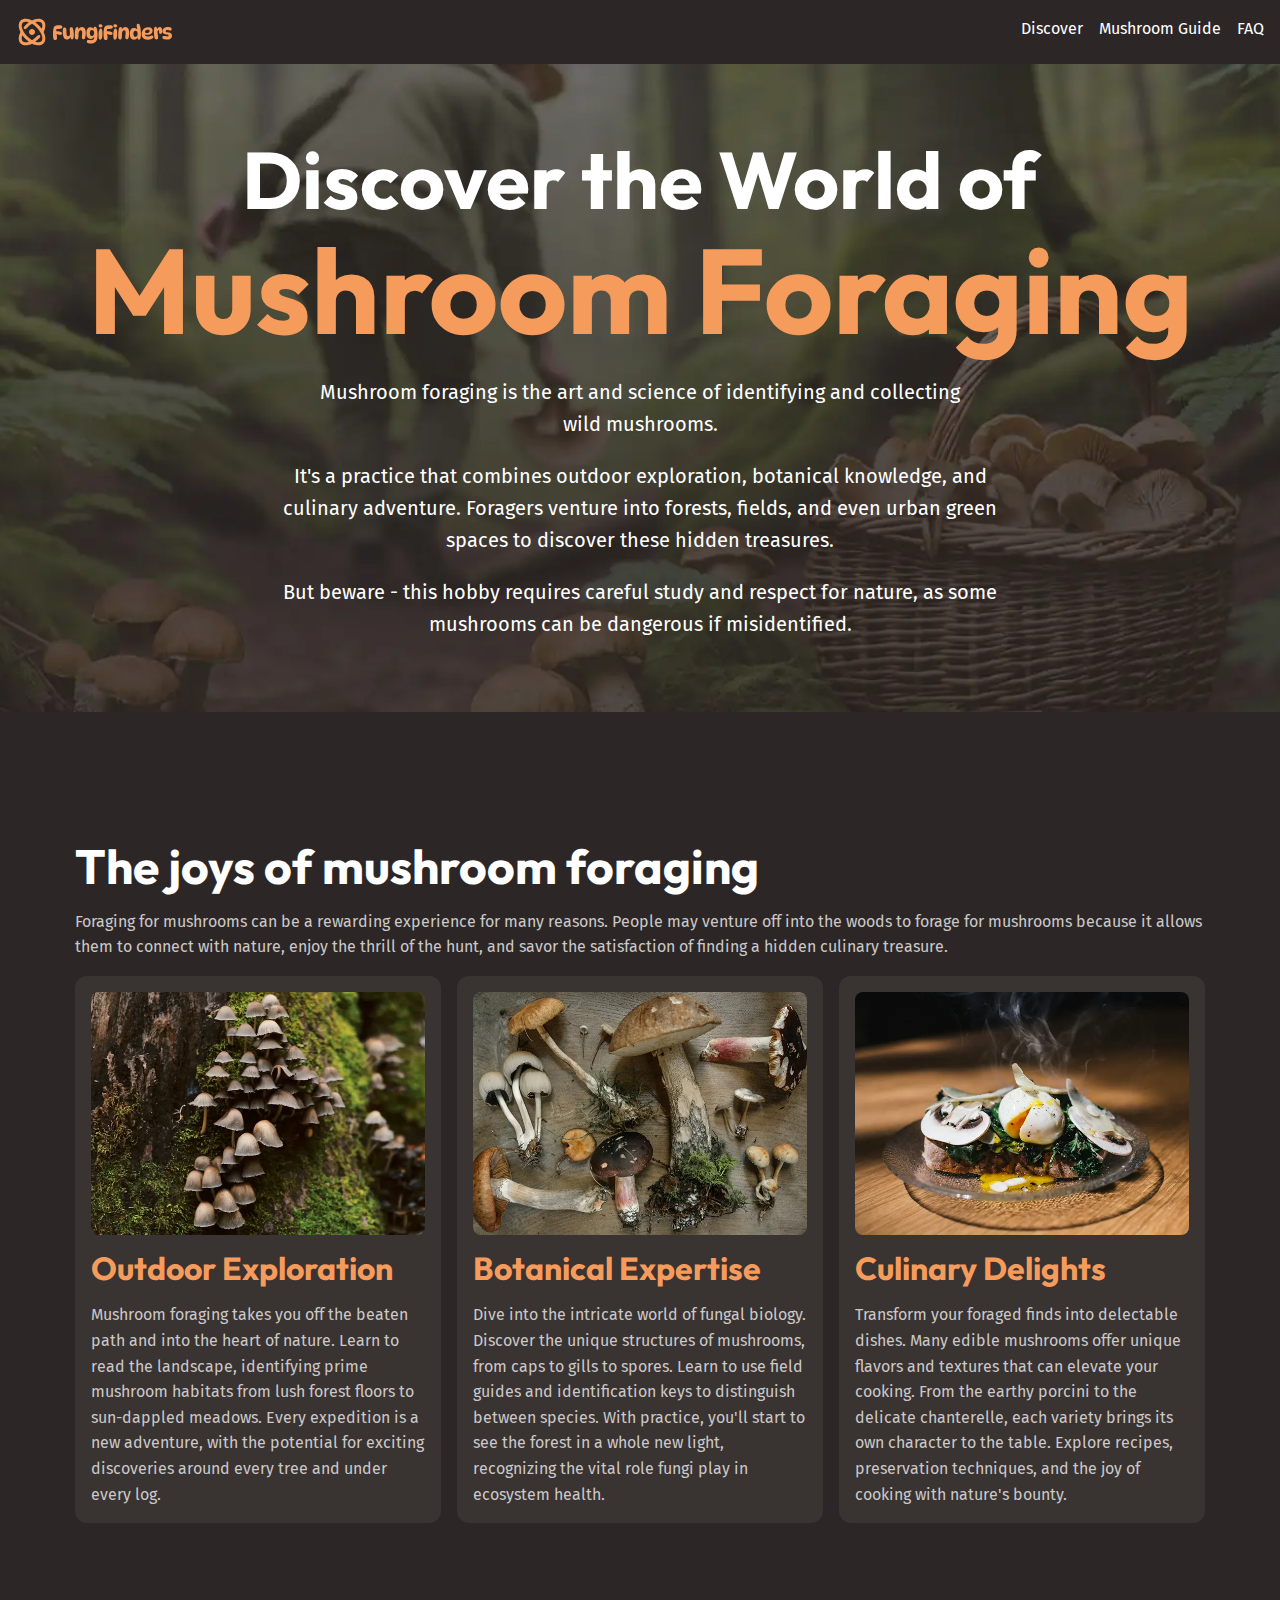
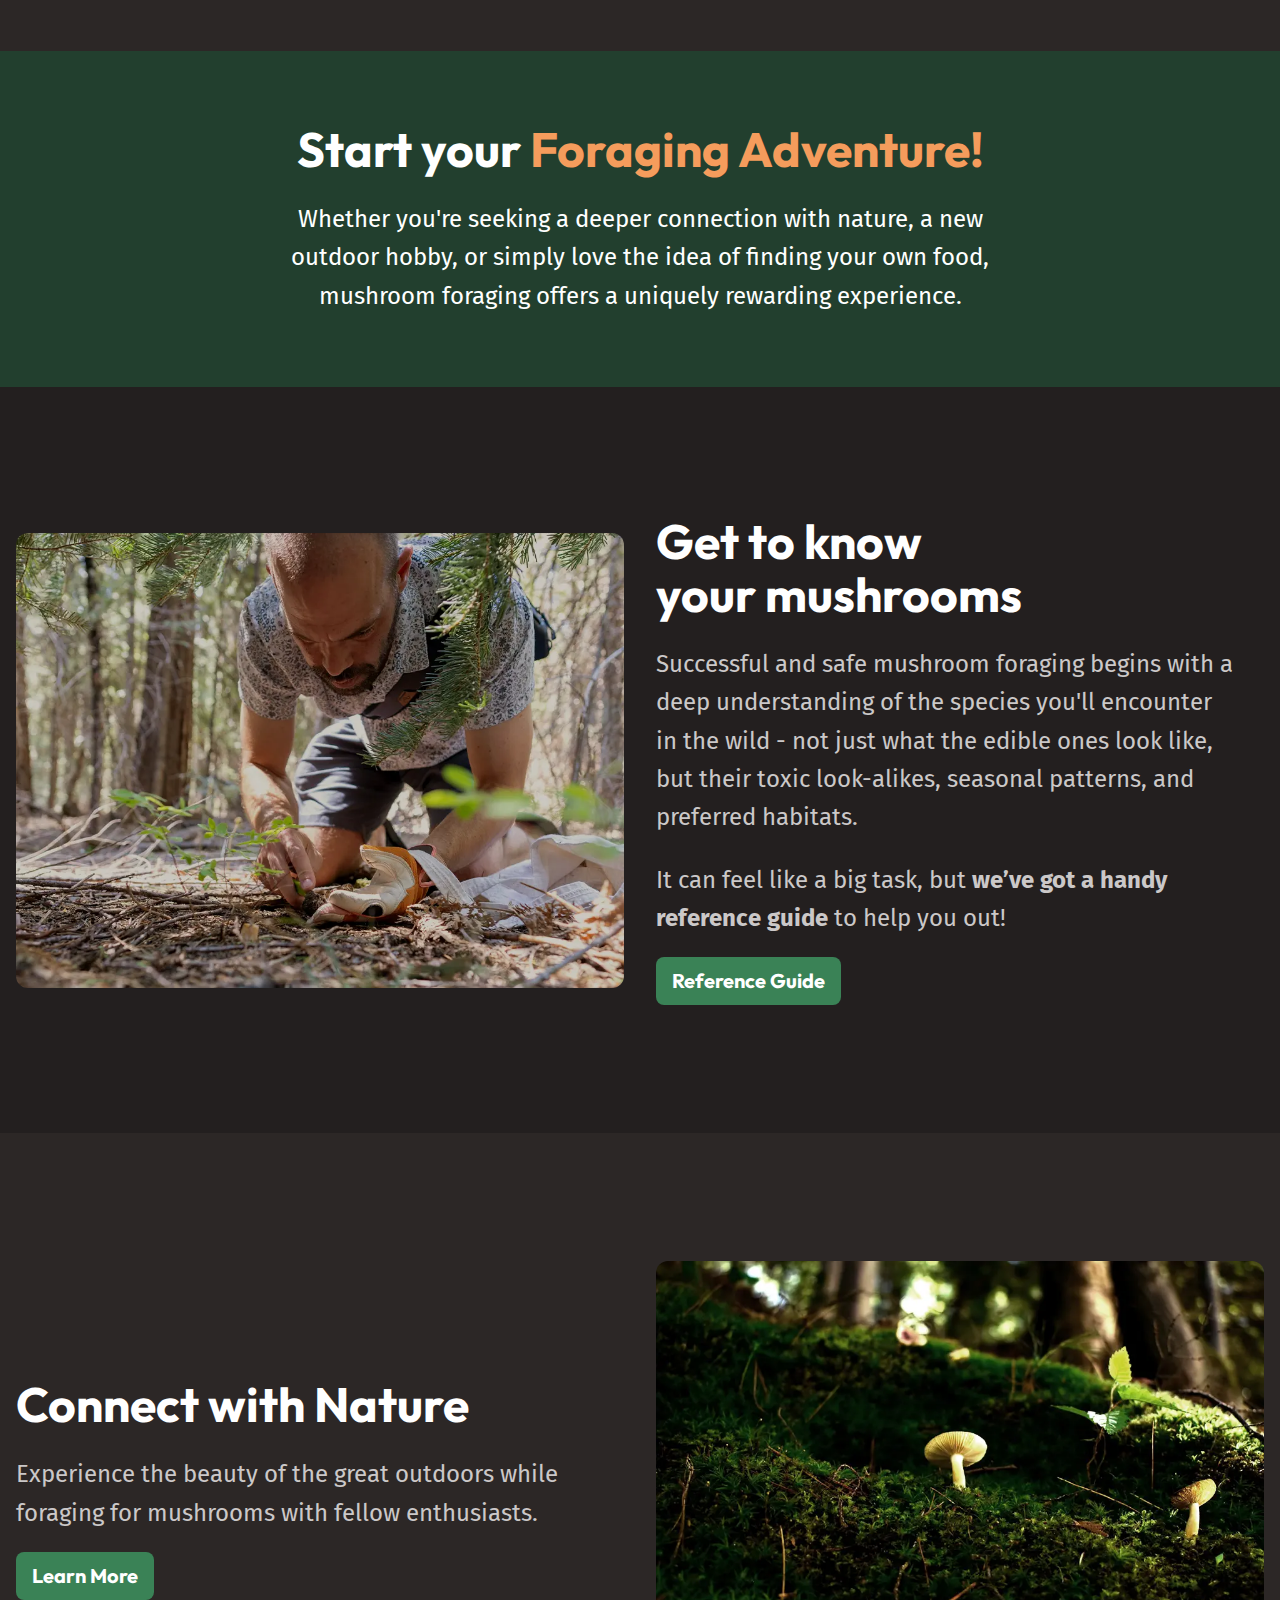
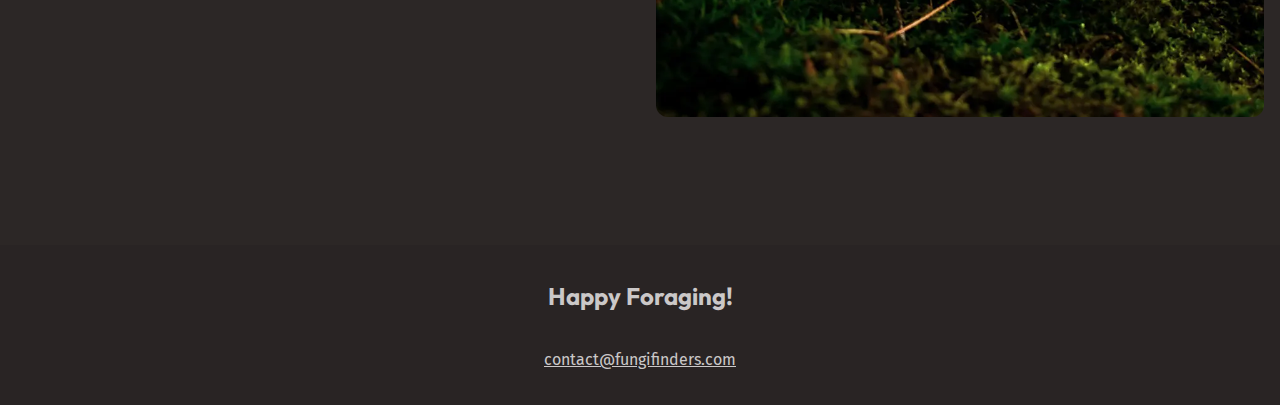
<file: index.html>
<!DOCTYPE html>
<html lang="en">

<head>
    <meta charset="UTF-8">
    <meta name="viewport" content="width=device-width, initial-scale=1.0">
    <title>Fungi Finders</title>
    <link rel="stylesheet" href="/style.css">
    <link rel="stylesheet" href="/fonts.css">
    <script src="/main.js" defer></script>
    <script src="/mushroom-filter.js" defer></script>
</head>

<body>
    <a class="skip-to-main" href="#main">Skip to main</a>
    <header class="site-header">
        <div class="wrapper" data-width="wide"> <!--site logo-->
            <div class="site-header--inner">
                <a href="/">
                    <img src="/assets/fungi-finders.svg" alt="Fungi finders" />
                </a>
                <button aria-controls="primary-nav" aria-expanded="false">
                    <span class="visually-hidden">Menu</span>
                    <img src="/assets/hamburger.svg" alt="">
                </button>
                <nav id="primary-nav" class="primary-navigation">
                    <ul role="list">
                        <li><a href="/">Discover</a></li>
                        <li><a href="/mushroom-guide.html">Mushroom Guide</a></li>
                        <li><a href="/mushroom-guide.html#faq">FAQ</a></li>
                    </ul>
                </nav>
            </div>
        </div>
    </header>

    <main id="main">
        <section class="section flow hero" data-padding="compact">
            <div class="wrapper">
                <h1 class="hero--title">Discover the World of <span>Mushroom Foraging</span>
                </h1>
            </div>
            <div class="wrapper" data-width="narrow">
                <div class="flow">
                    <p>
                        Mushroom foraging is the art and science of identifying and collecting wild mushrooms.
                    </p>

                    <p>
                        It's a practice that combines outdoor exploration, botanical knowledge, and culinary adventure.
                        Foragers
                        venture into forests, fields, and even urban green spaces to discover these hidden treasures.
                    </p>
                    <p>
                        But beware - this hobby requires careful study and respect for nature, as some mushrooms can be
                        dangerous if misidentified.
                    </p>
                </div>

            </div>
        </section>

        <section class="section card-animation">
            <div class="wrapper flow">
                <h2 class="section-title">The joys of mushroom foraging</h2>
                <p>Foraging for mushrooms can be a rewarding experience for many reasons. People may venture off
                    into
                    the
                    woods to forage for mushrooms because it allows them to connect with nature, enjoy the thrill of
                    the
                    hunt, and savor the satisfaction of finding a hidden culinary treasure.
                </p>
                <!--three columns-->
                <div class="equal-columns">
                    <div class="card grid-flow">
                        <img src="assets/outdoor-exploration.webp"
                            alt="small grouping of brown mushrooms growing on a mossy tree trunk" />
                        <h3 class="card--title">Outdoor Exploration</h3>
                        <p>Mushroom foraging takes you off the beaten path and into the heart of nature. Learn to read
                            the
                            landscape, identifying prime mushroom habitats from lush forest floors to sun-dappled
                            meadows.
                            Every expedition is a new adventure, with the potential for exciting discoveries around
                            every
                            tree and under every log.
                        </p>
                    </div>
                    <div class="card grid-flow">
                        <img src="assets/botanical-expertise.webp"
                            alt="display of ten wild various mushrooms laying next to eachother" />
                        <h3 class="card--title">Botanical Expertise</h3>
                        <p>Dive into the intricate world of fungal biology. Discover the unique structures of mushrooms,
                            from caps to gills to spores. Learn to use field guides and identification keys to
                            distinguish
                            between species. With practice, you'll start to see the forest in a whole new light,
                            recognizing
                            the vital role fungi play in ecosystem health.
                        </p>
                    </div>
                    <div class="card grid-flow">
                        <img src="assets/culinary-delight.webp" alt="cooked mushrooms presented on a clear glass plate">
                        <h3 class="card--title">Culinary Delights</h3>
                        <p>Transform your foraged finds into delectable dishes. Many edible mushrooms offer unique
                            flavors
                            and textures that can
                            elevate your cooking. From the earthy porcini to the delicate chanterelle, each variety
                            brings
                            its own character to the
                            table. Explore recipes, preservation techniques, and the joy of cooking with nature's
                            bounty.
                        </p>
                    </div>
                </div>
            </div>
        </section>

        <section class="section background-accent text-center" data-padding="compact">
            <div class="wrapper" data-width="narrow">
                <div class="flow font-size-lg text-high-contrast">
                    <h2 class="section-title">Start your <span class="text-brand">Foraging Adventure!</span></h2>
                    <p>Whether you're seeking a deeper connection with nature, a new outdoor hobby, or simply love the
                        idea
                        of
                        finding your own
                        food, mushroom foraging offers a uniquely rewarding experience.
                    </p>
                </div>
            </div>
        </section>

        <section class="background-extra-dark section">
            <!--two columns-->
            <div class="wrapper" data-width="wide">
                <div class="equal-columns" data-gap="large" data-alignment="centered">
                    <div class="reference-guide">
                        <img src="assets/get-to-know.webp"
                            alt="man harvesting mushrooms under plants on forest floor" />
                    </div>
                    <div>
                        <div class="flow font-size-lg">
                            <h2 class="section-title">Get to know your mushrooms</h2>
                            <p>Successful and safe mushroom foraging begins with a deep understanding of the species
                                you'll
                                encounter in the wild - not
                                just what the edible ones look like, but their toxic look-alikes, seasonal patterns, and
                                preferred habitats.</p>
                            <p>It can feel like a big task, but <strong>we’ve got a handy reference guide</strong> to
                                help
                                you out!
                            </p>
                            <a class="button" href="/mushroom-guide.html"><span class="visually-hidden">
                                    Learn more about wild mushrooms using our handy
                                </span>
                                Reference Guide
                            </a>
                        </div>
                    </div>
                </div>
            </div>
        </section>

        <!--two columns-->
        <section class="section">
            <div class="wrapper" data-width="wide">
                <div class="equal-columns" data-gap="large" data-alignment="centered">
                    <div class="connect flow font-size-lg">
                        <h2 class="section-title">Connect with Nature</h2>
                        <p>Experience the beauty of the great outdoors while foraging for mushrooms with fellow
                            enthusiasts.
                        </p>
                        <!--buttons are too short to describe in full the context. Utilities created for screen readers and assistive tech with visually-hidden class-->
                        <a class="button" href="#">
                            Learn More
                            <span class="visually-hidden">
                                about mushrooms with our helpful reference guide
                            </span>
                        </a>
                    </div>
                    <div>
                        <img src="assets/nature.webp" alt="white mushrooms growing from moss covered ground">
                    </div>
                </div>
            </div>
        </section>

    </main>

    <footer class="site-footer">
        <p class="site-footer--title">Happy Foraging!</p>
        <a href="mailto:contact@fungifinders.com">
            <text>contact@fungifinders.com</text>
        </a>
    </footer>
</body>

</html>
</file>
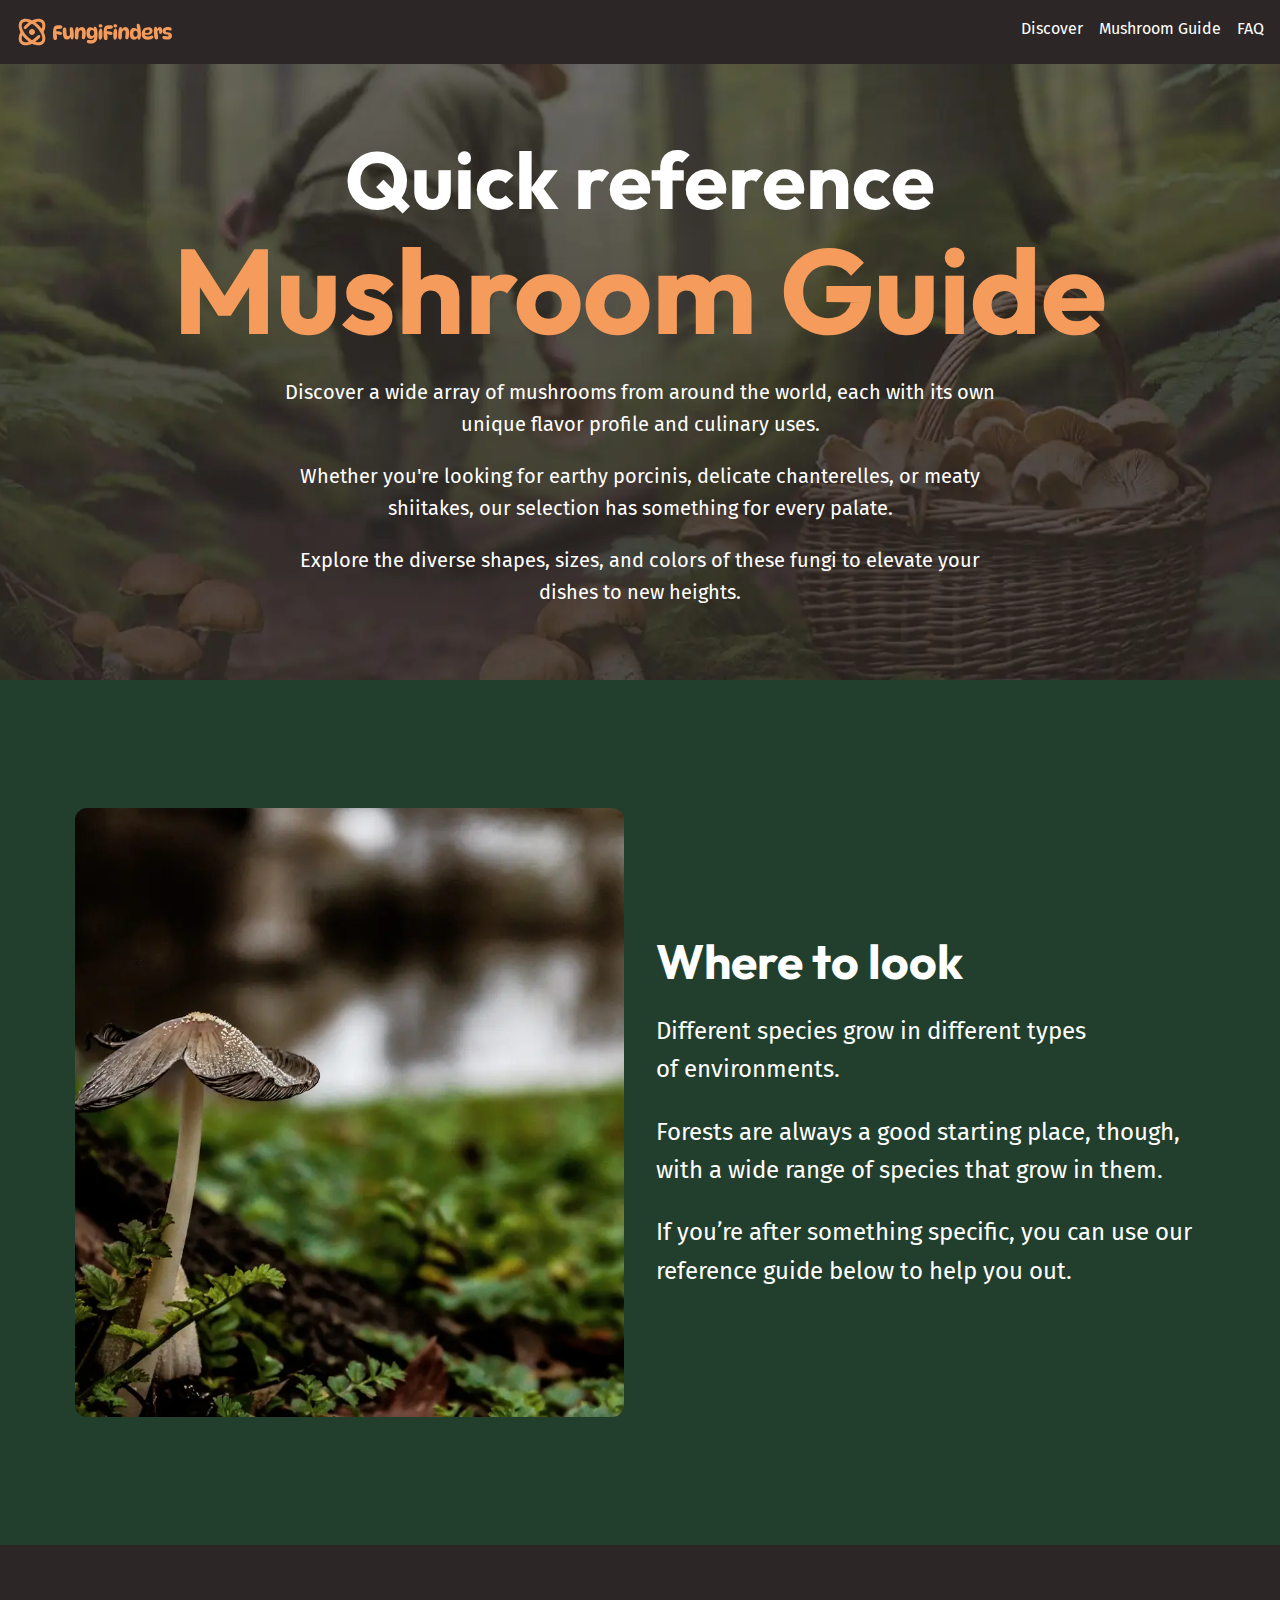
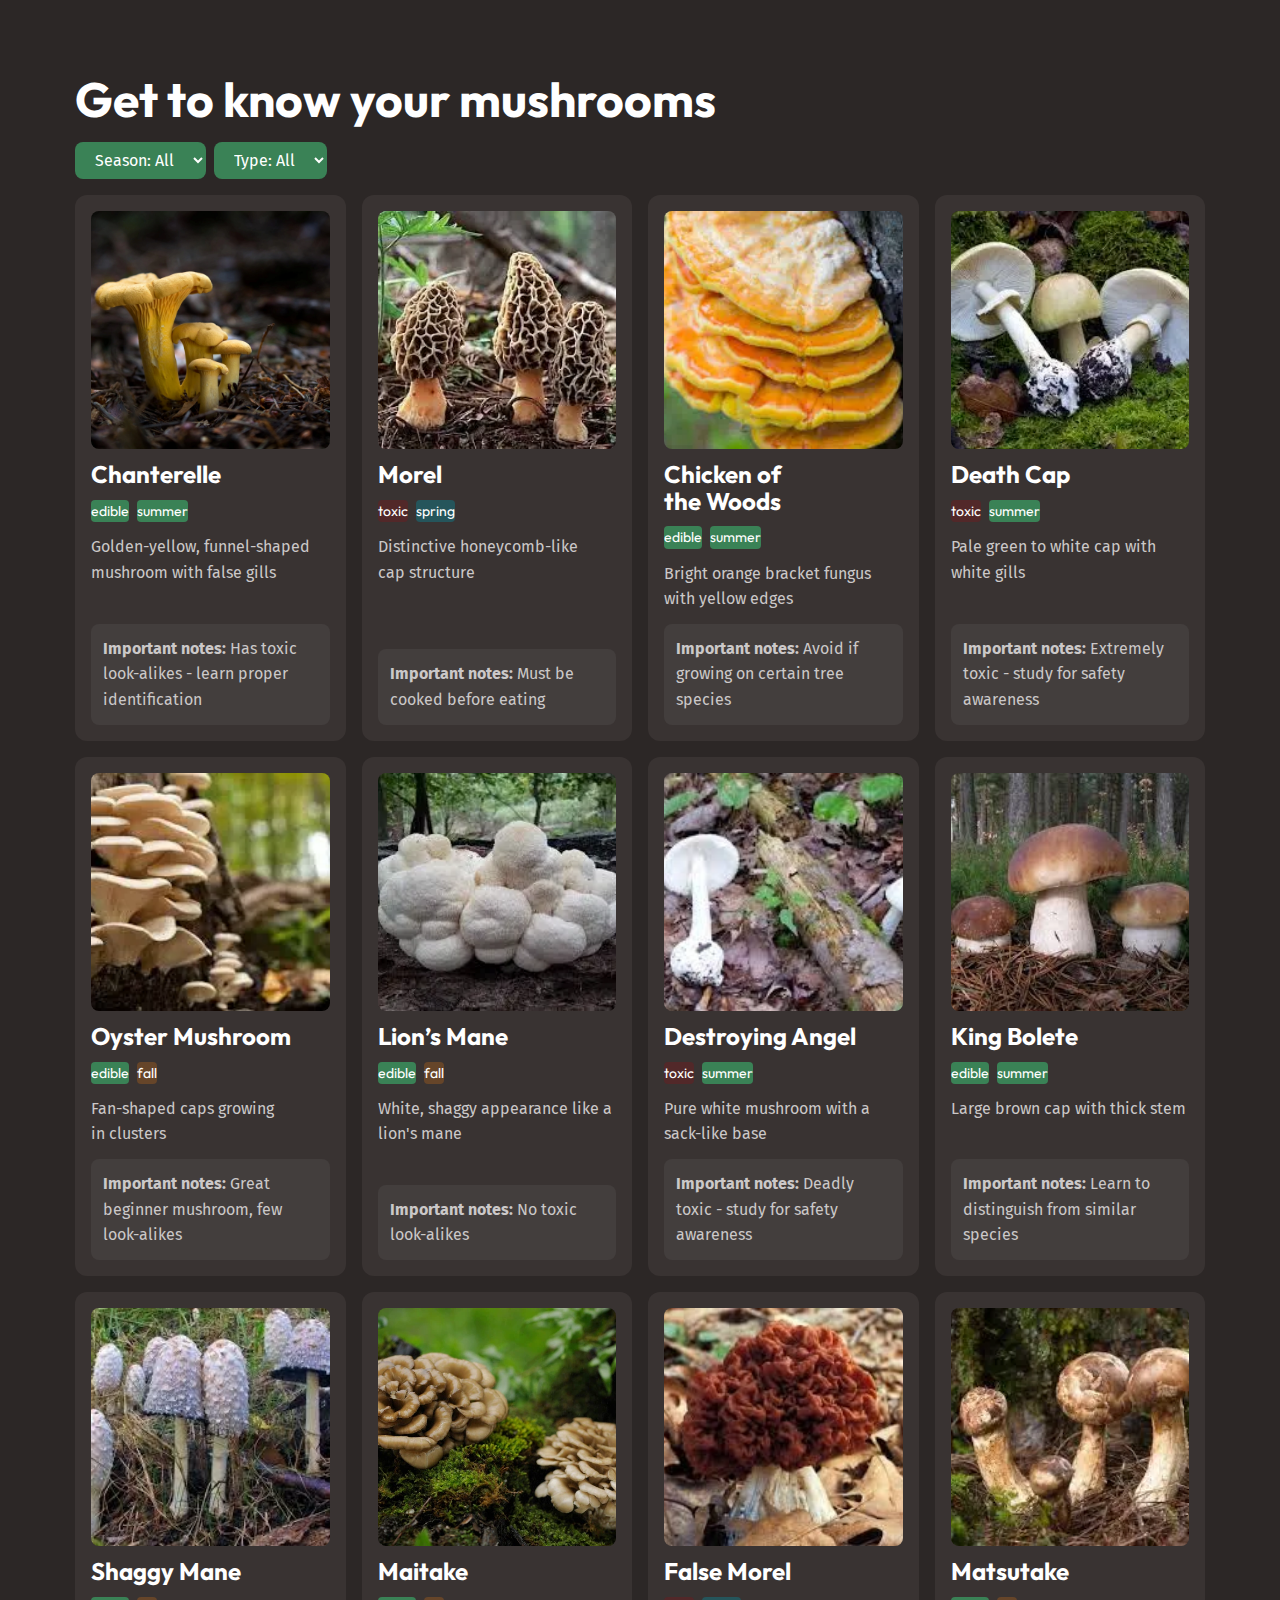
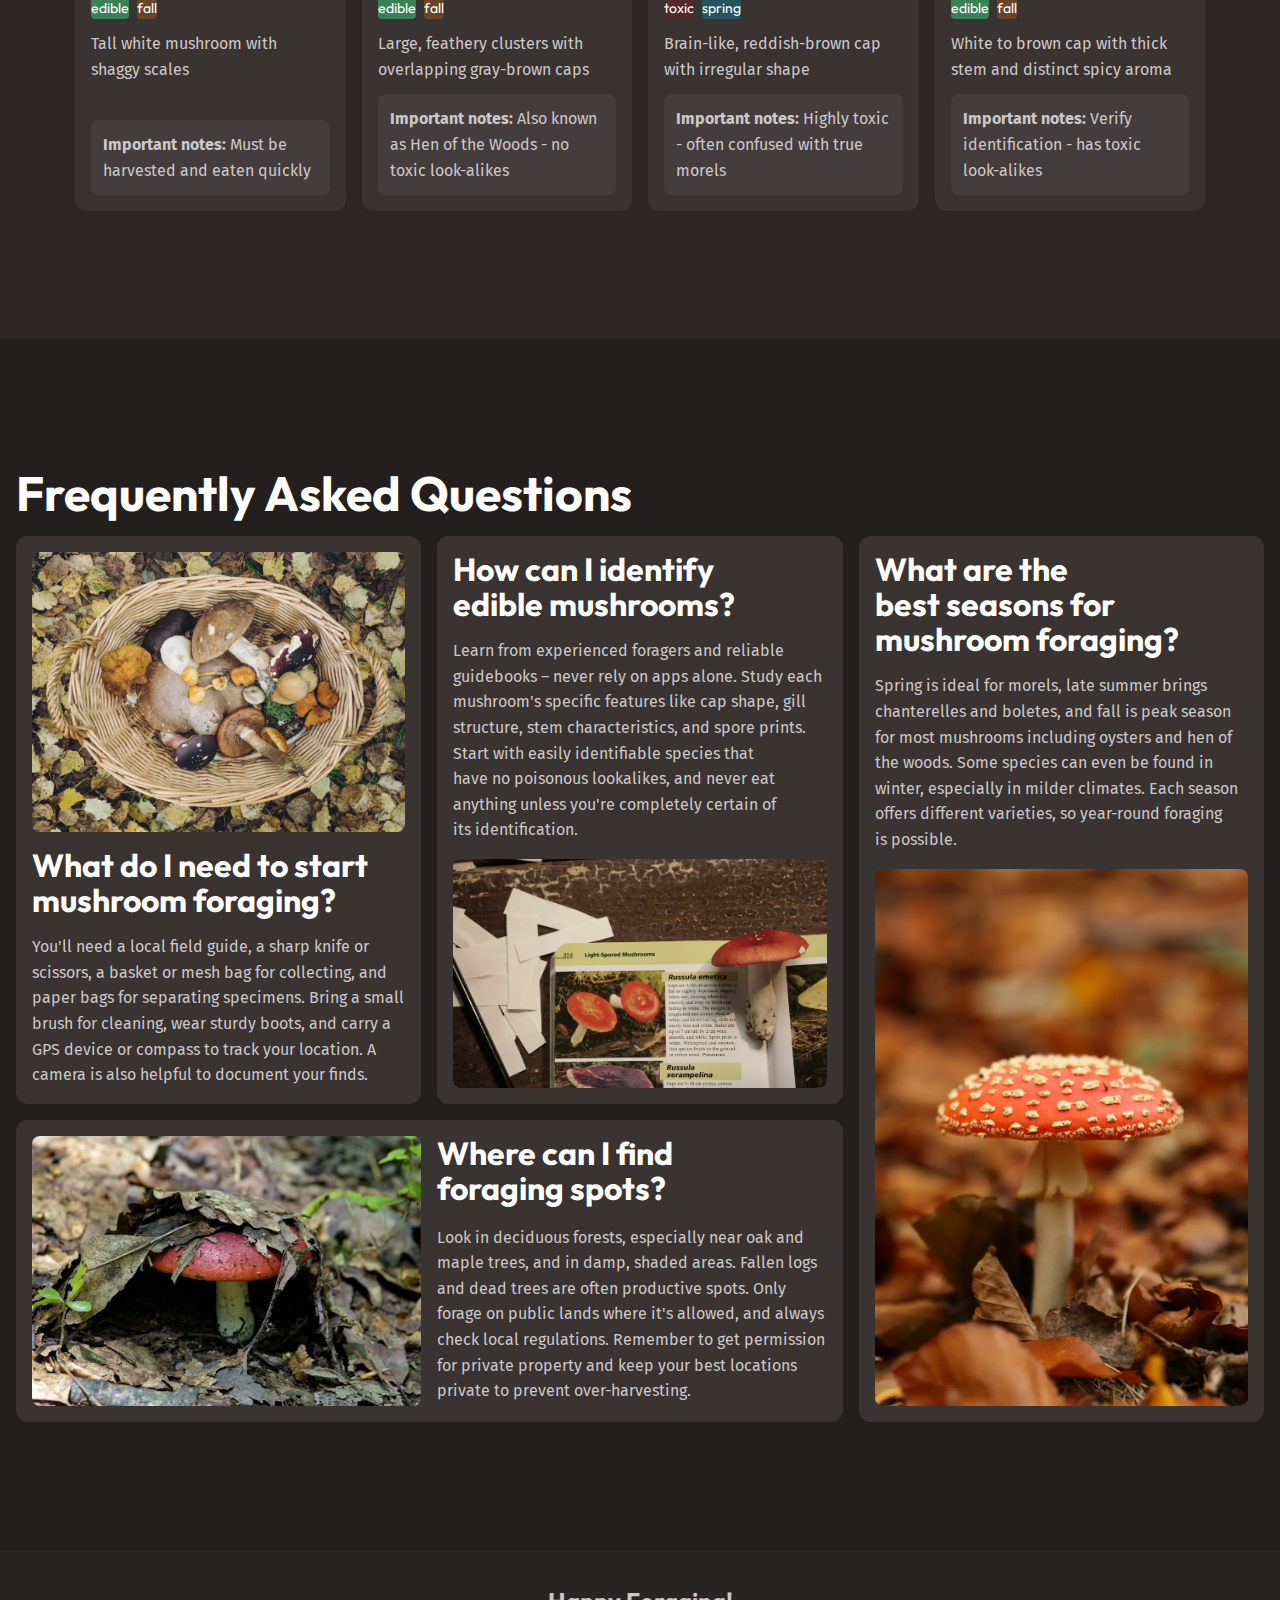
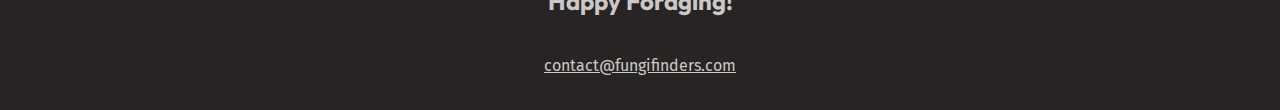
<file: mushroom-guide.html>
<!DOCTYPE html>
<html lang="en">

<head>
    <meta charset="UTF-8">
    <meta name="viewport" content="width=device-width, initial-scale=1.0">
    <title>Fungi Finders</title>
    <link rel="stylesheet" href="/style.css">
    <link rel="stylesheet" href="/fonts.css">
    <script src="/main.js" defer></script>
    <script src="/mushroom-filter.js" defer></script>
</head>

<body>
    <a class="skip-to-main" href="#main">Skip to main</a>
    <header class="site-header">
        <div class="wrapper" data-width="wide"> <!--site logo-->
            <div class="site-header--inner">
                <a href="/">
                    <img src="/assets/fungi-finders.svg" alt="Fungi finders" />
                </a>
                <button aria-controls="primary-nav" aria-expanded="false">
                    <span class="visually-hidden">Menu</span>
                    <img src="/assets/hamburger.svg" alt="">
                </button>
                <nav id="primary-nav" class="primary-navigation">
                    <ul role="list">
                        <li><a href="/">Discover</a></li>
                        <li><a href="/mushroom-guide.html">Mushroom Guide</a></li>
                        <li><a href="/mushroom-guide.html#faq">FAQ</a></li>
                    </ul>
                </nav>
            </div>
        </div>
    </header>

    <main id="main">
        <section class="section flow hero" data-padding="compact">
            <div class="wrapper">
                <h1 class="hero--title">Quick reference<span>Mushroom Guide</span>
                </h1>
            </div>
            <div class="wrapper" data-width="narrow">
                <div class="flow">
                    <p>
                        Discover a wide array of mushrooms from around the world, each with its own unique flavor
                        profile and culinary uses.
                    </p>

                    <p>
                        Whether you're looking for earthy porcinis, delicate chanterelles, or meaty shiitakes, our
                        selection has something for
                        every palate.
                    </p>
                    <p>
                        Explore the diverse shapes, sizes, and colors of these fungi to elevate your dishes to new
                        heights.
                    </p>
                </div>
            </div>
        </section>

        <!--Where to look section-->
        <section class="section background-accent">
            <div class="wrapper">
                <div class="equal-columns" data-alignment="centered" data-gap="large">
                    <div>
                        <img src="/assets/where-to-look.webp"
                            alt="close up of one tan long mushroom with a bell top head at the base of a tree and ferns around">
                    </div>
                    <div class="flow font-size-lg text-high-contrast">
                        <h2 class="section-title">Where to look</h2>
                        <p>Different species grow in different types of environments.</p>
                        <p>Forests are always a good starting place, though, with a wide range of species that grow in
                            them.</p>
                        <p>If you’re after something specific, you can use our reference guide below to help you out.
                        </p>
                    </div>
                </div>
            </div>
        </section>

        <!--Get to know your mushrooms section-->
        <section class="mushroom-guide section">
            <div class="wrapper">
                <div class="flow">
                    <h2 class="section-title">Get to know your mushrooms</h2>
                    <div class="flex-group">
                        <select name="season" id="season" hidden>
                            <option value="all">Season: All</option>
                            <option value="spring">Spring</option>
                            <option value="summer">Summer</option>
                            <option value="fall">Fall</option>
                        </select>
                        <select name="edible" id="edible" hidden>
                            <option value="all">Type: All</option>
                            <option value="edible">Edible</option>
                            <option value="toxic">Toxic</option>
                        </select>
                    </div>

                    <!--grid of mushrooms-->

                    <!--12 cards here-->
                    <div class="grid-auto-fill card-gallery">
                        <!--#1-->
                        <div class="card grid-flow">
                            <img src="assets/chanterelle-mushroom.webp"
                                alt="light golden mushroom that is thick and has thin cap" />
                            <h3 class="card--title">Chanterelle</h3>
                            <ul class="tag-list" role="list" aria-label="Mushroom Characteristics">
                                <li data-edible="edible">
                                    <span class="visually-hidden">This mushroom is</span>
                                    edible
                                </li>
                                <li data-season="summer">
                                    <span class="visually-hidden">The best season to harvest this mushroom is</span>
                                    summer
                                </li>
                            </ul>
                            <p>
                                Golden-yellow, funnel-shaped mushroom with false gills
                            </p>
                            <div class="card--note">
                                <strong>Important notes: </strong>Has toxic look-alikes - learn proper identification
                            </div>
                        </div>

                        <!--#2-->
                        <div class="card grid-flow">
                            <img src="assets/morel-mushroom.webp"
                                alt="dark brown tapered tear drop shaped cap that resembles a spange with lots of holes and the stem is tan" />
                            <h3 class="card--title">Morel</h3>
                            <ul class="tag-list" role="list" aria-label="Mushroom Characteristics">
                                <li data-edible="toxic">
                                    <span class="visually-hidden">This mushroom is</span>
                                    toxic
                                </li>
                                <li data-season="spring">
                                    <span class="visually-hidden">The best season to harvest this mushroom is</span>
                                    spring
                                </li>
                            </ul>
                            <p>
                                Distinctive honeycomb-like cap structure
                            </p>
                            <div class="card--note">
                                <strong>Important notes: </strong>Must be cooked before eating
                            </div>
                        </div>

                        <!--#3-->
                        <div class="card grid-flow">
                            <img src="assets/chicken-of-wood-mushroom.webp"
                                alt="bright orange mushroom with yellow edges climbing on a tree" />
                            <h3 class="card--title">Chicken of the Woods</h3>
                            <ul class="tag-list" role="list" aria-label="Mushroom Characteristics">
                                <li data-edible="edible">
                                    <span class="visually-hidden">This mushroom is</span>
                                    edible
                                </li>
                                <li data-season="summer">
                                    <span class="visually-hidden">The best season to harvest this mushroom is</span>
                                    summer
                                </li>
                            </ul>
                            <p>
                                Bright orange bracket fungus with yellow edges
                            </p>
                            <div class="card--note">
                                <strong>Important notes: </strong>Avoid if growing on certain tree species
                            </div>
                        </div>

                        <!--#4-->
                        <div class="card grid-flow">
                            <img src="assets/death-cap-mushroom.webp"
                                alt="greenish white mushroom with a white cap and white gills" />
                            <h3 class="card--title">Death Cap</h3>
                            <ul class="tag-list" role="list" aria-label="Mushroom Characteristics">
                                <li data-edible="toxic">
                                    <span class="visually-hidden">This mushroom is</span>
                                    toxic
                                </li>
                                <li data-season="summer">
                                    <span class="visually-hidden">The best season to harvest this mushroom is</span>
                                    summer
                                </li>
                            </ul>
                            <p>
                                Pale green to white cap with white gills
                            </p>
                            <div class="card--note">
                                <strong>Important notes: </strong>Extremely toxic - study for safety awareness
                            </div>
                        </div>

                        <!--#5-->
                        <div class="card grid-flow">
                            <img src="assets/oyster-mushroom.webp"
                                alt="white and tan mushroom with a fan shaped cap and a thick stem climbing on a tree" />
                            <h3 class="card--title">Oyster Mushroom</h3>
                            <ul class="tag-list" role="list" aria-label="Mushroom Characteristics">
                                <li data-edible="edible">
                                    <span class="visually-hidden">This mushroom is</span>
                                    edible
                                </li>
                                <li data-season="fall">
                                    <span class="visually-hidden">The best season to harvest this mushroom is</span>
                                    fall
                                </li>
                            </ul>
                            <p>
                                Fan-shaped caps growing in clusters
                            </p>
                            <div class="card--note">
                                <strong>Important notes: </strong>Great beginner mushroom, few look-alikes
                            </div>
                        </div>

                        <!--#6-->
                        <div class="card grid-flow">
                            <img src="assets/lions-mane-mushroom.webp"
                                alt="white shaggy mushroom with a round top and long hanging tendrils" />
                            <h3 class="card--title">Lion’s Mane</h3>
                            <ul class="tag-list" role="list" aria-label="Mushroom Characteristics">
                                <li data-edible="edible">
                                    <span class="visually-hidden">This mushroom is</span>
                                    edible
                                </li>
                                <li data-season="fall">
                                    <span class="visually-hidden">The best season to harvest this mushroom is</span>
                                    fall
                                </li>
                            </ul>
                            <p>
                                White, shaggy appearance like a lion's mane
                            </p>
                            <div class="card--note">
                                <strong>Important notes: </strong>No toxic look-alikes
                            </div>
                        </div>

                        <!--#7-->
                        <div class="card grid-flow">
                            <img src="assets/destroying-angel-mushroom.webp"
                                alt="white mushroom with a round cap and a sack like base" />
                            <h3 class="card--title">Destroying Angel</h3>
                            <ul class="tag-list" role="list" aria-label="Mushroom Characteristics">
                                <li data-edible="toxic">
                                    <span class="visually-hidden">This mushroom is</span>
                                    toxic
                                </li>
                                <li data-season="summer">
                                    <span class="visually-hidden">The best season to harvest this mushroom is</span>
                                    summer
                                </li>
                            </ul>
                            <p>
                                Pure white mushroom with a sack-like base
                            </p>
                            <div class="card--note">
                                <strong>Important notes: </strong>Deadly toxic - study for safety awareness
                            </div>
                        </div>

                        <!--#8-->
                        <div class="card grid-flow">
                            <img src="assets/king-bolete-mushroom.webp"
                                alt="large brown mushroom with a thick stem and a round cap" />
                            <h3 class="card--title">King Bolete</h3>
                            <ul class="tag-list" role="list" aria-label="Mushroom Characteristics">
                                <li data-edible="edible">
                                    <span class="visually-hidden">This mushroom is</span>
                                    edible
                                </li>
                                <li data-season="summer">
                                    <span class="visually-hidden">The best season to harvest this mushroom is</span>
                                    summer
                                </li>
                            </ul>
                            <p>
                                Large brown cap with thick stem
                            </p>
                            <div class="card--note">
                                <strong>Important notes: </strong>Learn to distinguish from similar species
                            </div>
                        </div>

                        <!--#9-->
                        <div class="card grid-flow">
                            <img src="assets/shaggy-mane-mushroom.webp"
                                alt="white mushroom cap with shaggy scales and inky black trim and a long stem" />
                            <h3 class="card--title">Shaggy Mane</h3>
                            <ul class="tag-list" role="list" aria-label="Mushroom Characteristics">
                                <li data-edible="edible">
                                    <span class="visually-hidden">This mushroom is</span>
                                    edible
                                </li>
                                <li data-season="fall">
                                    <span class="visually-hidden">The best season to harvest this mushroom is</span>
                                    fall
                                </li>
                            </ul>
                            <p>
                                Tall white mushroom with shaggy scales
                            </p>
                            <div class="card--note">
                                <strong>Important notes: </strong>Must be harvested and eaten quickly
                            </div>
                        </div>

                        <!--#10-->
                        <div class="card grid-flow">
                            <img src="assets/maitake-mushroom.webp"
                                alt="large feathery mushroom with overlapping gray-brown caps on mossy tree trunk" />
                            <h3 class="card--title">Maitake</h3>
                            <ul class="tag-list" role="list" aria-label="Mushroom Characteristics">
                                <li data-edible="edible">
                                    <span class="visually-hidden">This mushroom is</span>
                                    edible
                                </li>
                                <li data-season="fall">
                                    <span class="visually-hidden">The best season to harvest this mushroom is</span>
                                    fall
                                </li>
                            </ul>
                            <p>
                                Large, feathery clusters with overlapping gray-brown caps
                            </p>
                            <div class="card--note">
                                <strong>Important notes: </strong>Also known as Hen of the Woods - no toxic look-alikes
                            </div>
                        </div>

                        <!--#11-->
                        <div class="card grid-flow">
                            <img src="assets/false-morel-mushroom.webp"
                                alt="brain like mushroom with a reddish brown cap and irregular shape" />
                            <h3 class="card--title">False Morel</h3>
                            <ul class="tag-list" role="list" aria-label="Mushroom Characteristics">
                                <li data-edible="toxic">
                                    <span class="visually-hidden">This mushroom is</span>
                                    toxic
                                </li>
                                <li data-season="spring">
                                    <span class="visually-hidden">The best season to harvest this mushroom is</span>
                                    spring
                                </li>
                            </ul>
                            <p>
                                Brain-like, reddish-brown cap with irregular shape
                            </p>
                            <div class="card--note">
                                <strong>Important notes: </strong>Highly toxic - often confused with true morels
                            </div>
                        </div>

                        <!--#12-->
                        <div class="card grid-flow">
                            <img src="assets/matsutake-mushroom.webp"
                                alt="white to brown mushroom with a thick stem and a round cap" />
                            <h3 class="card--title">Matsutake</h3>
                            <ul class="tag-list" role="list" aria-label="Mushroom Characteristics">
                                <li data-edible="edible">
                                    <span class="visually-hidden">This mushroom is</span>
                                    edible
                                </li>
                                <li data-season="fall">
                                    <span class="visually-hidden">The best season to harvest this mushroom is</span>
                                    fall
                                </li>
                            </ul>
                            <p>
                                White to brown cap with thick stem and distinct spicy aroma
                            </p>
                            <div class="card--note">
                                <strong>Important notes: </strong>Verify identification - has toxic look-alikes
                            </div>
                        </div>

                    </div>
                    <div class="no-matches" hidden>No matches for these filters</div>

                </div>
            </div>
        </section>

        <!--Frequently Asked Questions Section-->
        <section id="faq" class="section background-extra-dark">
            <div class="wrapper flow" data-width="wide">
                <h2 class="section-title">Frequently Asked Questions</h2>
                <div class="faq-bento">
                    <div class="card">
                        <img src="/assets/start-foraging.webp"
                            alt="tan wicker basket with an array of large and small mushrooms" />
                        <h3 class="card--title">What do I need to start mushroom foraging?</h3>
                        <p>You'll need a local field guide, a sharp knife or scissors, a basket or mesh bag for
                            collecting,
                            and paper bags for
                            separating specimens. Bring a small brush for cleaning, wear sturdy boots, and carry a GPS
                            device or compass to track
                            your location. A camera is also helpful to document your finds.</p>
                    </div>
                    <div class="card">
                        <img src="/assets/identify-mushrooms.webp"
                            alt="guide book opened to a page with a picture of a mushroom and real mushroom placed on the page to compare" />
                        <h3 class="card--title">How can I identify edible mushrooms?</h3>
                        <p>Learn from experienced foragers and reliable guidebooks – never rely on apps alone. Study
                            each
                            mushroom's specific
                            features like cap shape, gill structure, stem characteristics, and spore prints. Start with
                            easily identifiable species
                            that have no poisonous lookalikes, and never eat anything unless you're completely certain
                            of
                            its identification.</p>
                    </div>
                    <div class="card">
                        <img src="/assets/where-to-find.webp" alt="a brown and white mushroom hidden under leaves" />
                        <h3 class="card--title">Where can I find foraging spots?</h3>
                        <p>Look in deciduous forests, especially near oak and maple trees, and in damp, shaded areas.
                            Fallen
                            logs and dead trees
                            are often productive spots. Only forage on public lands where it's allowed, and always check
                            local regulations. Remember
                            to get permission for private property and keep your best locations private to prevent
                            over-harvesting.</p>
                    </div>
                    <div class="card">
                        <img src="/assets/best-seasons.webp"
                            alt="red and white spotted mushroom poking out from leaves" />
                        <h3 class="card--title">What are the best seasons for mushroom foraging?</h3>
                        <p>Spring is ideal for morels, late summer brings chanterelles and boletes, and fall is peak
                            season
                            for most mushrooms
                            including oysters and hen of the woods. Some species can even be found in winter, especially
                            in
                            milder climates. Each
                            season offers different varieties, so year-round foraging is possible.</p>
                    </div>
                </div>
            </div>


        </section>

    </main>

    <footer class="site-footer">
        <p class="site-footer--title">Happy Foraging!</p>
        <a href="mailto:contact@fungifinders.com">
            <text>contact@fungifinders.com</text>
        </a>
    </footer>
</body>

</html>
</file>
<file: fonts.css>
/* outfit-100 - latin */
@font-face {
  font-display: swap; /* Check https://developer.mozilla.org/en-US/docs/Web/CSS/@font-face/font-display for other options. */
  font-family: "Outfit";
  font-style: normal;
  font-weight: 100;
  src: url("./assets/fonts/outfit-v11-latin-100.woff2") format("woff2"); /* Chrome 36+, Opera 23+, Firefox 39+, Safari 12+, iOS 10+ */
}
/* outfit-200 - latin */
@font-face {
  font-display: swap; /* Check https://developer.mozilla.org/en-US/docs/Web/CSS/@font-face/font-display for other options. */
  font-family: "Outfit";
  font-style: normal;
  font-weight: 200;
  src: url("./assets/fonts/outfit-v11-latin-200.woff2") format("woff2"); /* Chrome 36+, Opera 23+, Firefox 39+, Safari 12+, iOS 10+ */
}
/* outfit-300 - latin */
@font-face {
  font-display: swap; /* Check https://developer.mozilla.org/en-US/docs/Web/CSS/@font-face/font-display for other options. */
  font-family: "Outfit";
  font-style: normal;
  font-weight: 300;
  src: url("./assets/fonts/outfit-v11-latin-300.woff2") format("woff2"); /* Chrome 36+, Opera 23+, Firefox 39+, Safari 12+, iOS 10+ */
}
/* outfit-regular - latin */
@font-face {
  font-display: swap; /* Check https://developer.mozilla.org/en-US/docs/Web/CSS/@font-face/font-display for other options. */
  font-family: "Outfit";
  font-style: normal;
  font-weight: 400;
  src: url("./assets/fonts/outfit-v11-latin-regular.woff2") format("woff2"); /* Chrome 36+, Opera 23+, Firefox 39+, Safari 12+, iOS 10+ */
}
/* outfit-500 - latin */
@font-face {
  font-display: swap; /* Check https://developer.mozilla.org/en-US/docs/Web/CSS/@font-face/font-display for other options. */
  font-family: "Outfit";
  font-style: normal;
  font-weight: 500;
  src: url("./assets/fonts/outfit-v11-latin-500.woff2") format("woff2"); /* Chrome 36+, Opera 23+, Firefox 39+, Safari 12+, iOS 10+ */
}
/* outfit-600 - latin */
@font-face {
  font-display: swap; /* Check https://developer.mozilla.org/en-US/docs/Web/CSS/@font-face/font-display for other options. */
  font-family: "Outfit";
  font-style: normal;
  font-weight: 600;
  src: url("./assets/fonts/outfit-v11-latin-600.woff2") format("woff2"); /* Chrome 36+, Opera 23+, Firefox 39+, Safari 12+, iOS 10+ */
}
/* outfit-700 - latin */
@font-face {
  font-display: swap; /* Check https://developer.mozilla.org/en-US/docs/Web/CSS/@font-face/font-display for other options. */
  font-family: "Outfit";
  font-style: normal;
  font-weight: 700;
  src: url("./assets/fonts/outfit-v11-latin-700.woff2") format("woff2"); /* Chrome 36+, Opera 23+, Firefox 39+, Safari 12+, iOS 10+ */
}
/* outfit-800 - latin */
@font-face {
  font-display: swap; /* Check https://developer.mozilla.org/en-US/docs/Web/CSS/@font-face/font-display for other options. */
  font-family: "Outfit";
  font-style: normal;
  font-weight: 800;
  src: url("./assets/fonts/outfit-v11-latin-800.woff2") format("woff2"); /* Chrome 36+, Opera 23+, Firefox 39+, Safari 12+, iOS 10+ */
}
/* outfit-900 - latin */
@font-face {
  font-display: swap; /* Check https://developer.mozilla.org/en-US/docs/Web/CSS/@font-face/font-display for other options. */
  font-family: "Outfit";
  font-style: normal;
  font-weight: 900;
  src: url("./assets/fonts/outfit-v11-latin-900.woff2") format("woff2"); /* Chrome 36+, Opera 23+, Firefox 39+, Safari 12+, iOS 10+ */
}

/* fira-sans-regular - latin */
@font-face {
  font-display: swap; /* Check https://developer.mozilla.org/en-US/docs/Web/CSS/@font-face/font-display for other options. */
  font-family: "Fira Sans";
  font-style: normal;
  font-weight: 400;
  src: url("./assets/fonts/fira-sans-v17-latin-regular.woff2") format("woff2"); /* Chrome 36+, Opera 23+, Firefox 39+, Safari 12+, iOS 10+ */
}
/* fira-sans-italic - latin */
@font-face {
  font-display: swap; /* Check https://developer.mozilla.org/en-US/docs/Web/CSS/@font-face/font-display for other options. */
  font-family: "Fira Sans";
  font-style: italic;
  font-weight: 400;
  src: url("./assets/fonts/fira-sans-v17-latin-italic.woff2") format("woff2"); /* Chrome 36+, Opera 23+, Firefox 39+, Safari 12+, iOS 10+ */
}
/* fira-sans-700 - latin */
@font-face {
  font-display: swap; /* Check https://developer.mozilla.org/en-US/docs/Web/CSS/@font-face/font-display for other options. */
  font-family: "Fira Sans";
  font-style: normal;
  font-weight: 700;
  src: url("./assets/fonts/fira-sans-v17-latin-700.woff2") format("woff2"); /* Chrome 36+, Opera 23+, Firefox 39+, Safari 12+, iOS 10+ */
}
/* fira-sans-700italic - latin */
@font-face {
  font-display: swap; /* Check https://developer.mozilla.org/en-US/docs/Web/CSS/@font-face/font-display for other options. */
  font-family: "Fira Sans";
  font-style: italic;
  font-weight: 700;
  src: url("./assets/fonts/fira-sans-v17-latin-700italic.woff2") format("woff2"); /* Chrome 36+, Opera 23+, Firefox 39+, Safari 12+, iOS 10+ */
}
</file>
<file: style.css>
/*@layer reset, base, utilities, layout;*/

@view-transition {
  navigation: auto;
}

::view-transition-group(root) {
  animation-duration: 0.75s;
}

/* the reset here*/
@layer reset {
  *,
  *::before,
  *::after {
    box-sizing: border-box;
  }

  /* in mobile landscape mode, it won't change text size
    https://kilianvalkhof.com/2022/css-html/your-css-reset-needs-text-size-adjust-probably/ */
  html {
    -moz-text-size-adjust: none;
    -webkit-text-size-adjust: none;
    text-size-adjust: none;
  }

  body,
  h1,
  h2,
  h3,
  h4,
  p,
  figure,
  blockquote,
  dl,
  dd {
    margin: 0;
  }

  /* Instead of ol and li, this is a modern approach to not read to screen readers the list
    https://www.scottohara.me/blog/2019/01/12/lists-and-safari.html */
  [role="list"] {
    list-style: none;
    margin: 0;
    padding: 0;
  }

  body {
    min-block-size: 100vh;
    line-height: 1.6;
  }

  /*line height tighter for bigger sizes so we can manipulate padding if needed */
  h1,
  h2,
  h3,
  button,
  input,
  label {
    line-height: 1.1;
  }

  /*if a line of text shifts words to another line, this will balance the amount of words- progressive enhancement*/
  h1,
  h2,
  h3,
  h4 {
    text-wrap: balance;
  }

  /*large blocks of texts might create an orphan word, but this prevents it- as long as browser supports it-progressive enhancement*/
  p,
  li {
    text-wrap: pretty;
  }

  img,
  picture {
    max-inline-size: 100%;
    display: block;
  }

  input,
  button,
  textarea,
  select {
    font: inherit;
  }
}

/* :root custom properties + base/global styles here*/

@layer base {
  :root {
    /*darker shades are smaller numbers (ex: gray-100). Lighter shades are higher numbers (ex: brown-800) */
    --clr-white: hsl(0, 0%, 100%);
    --clr-gray-100: hsl(0, 2%, 79%);
    --clr-brand-400: hsl(25, 88%, 75%);
    --clr-brand-500: hsl(25, 88%, 66%);
    --clr-green-550: hsla(143, 38%, 37%, 0.5);
    --clr-green-400: hsl(143, 19%, 49%);
    --clr-green-500: hsl(143, 38%, 37%);
    --clr-green-600: hsl(145, 29%, 19%);

    /* for light mode
    --clr-brown-100: hsl(10, 5%, 90);
    --clr-brown-200: hsl(9, 7%, 85%);
    --clr-brown-300: hsl(9, 8%, 75%);
    --clr-brown-400: hsl(0, 6%, 60%);
    */

    --clr-brown-500: hsl(10, 5%, 25%);
    --clr-brown-600: hsl(9, 7%, 21%);
    --clr-brown-700: hsl(9, 8%, 16%);
    --clr-brown-800: hsl(0, 6%, 15%);
    --clr-brown-900: hsl(0, 6%, 13%);

    --clr-orange-500: hsl(28, 43%, 28%);
    --clr-red-500: hsl(359, 34%, 24%);
    --clr-teal-500: hsl(186, 42%, 25%);

    /*Family Fonts: /*fira sans and outfit font*/
    --ff-heading: "Outfit", sans-serif;
    --ff-body: "Fira Sans", sans-serif;

    /*smaller font sizes are smaller numbers (ex: --fs-300: 0.875rem). larger font sizes are higher numbers (ex: --fs-900: 3.75rem). ALso changed figma design from px to rem units for accessibility/ user preferences when they have changed screen sizing. If keeping px, it might override user preferences */
    /*Font Sizes*/
    --fs-300: 0.875rem;
    --fs-400: 1rem;
    --fs-500: 1.125rem;
    --fs-600: 1.25rem;
    --fs-700: 1.5rem;
    --fs-800: 2rem;
    --fs-900: 3.75rem;
    --fs-1000: 3.75rem;

    @media (width > 760px) {
      --fs-300: 0.875rem;
      --fs-400: 1rem;
      --fs-500: 1.25rem;
      --fs-600: 1.5rem;
      --fs-700: 2rem;
      --fs-800: 3rem;
      --fs-900: 5rem;
      --fs-1000: 7.5rem;
    }
  }

  :root {
    /* primitives here - description by purpose*/
    --text-main: var(--clr-gray-100);
    --text-high-contrast: var(--clr-white);
    --text-brand: var(--clr-brand-500);
    --text-brand-light: var(--clr-brand-400);

    --background-accent-light: var(--clr-green-400);
    --background-accent-main: var(--clr-green-500);
    /*glassy effect*/
    --background-accent-main-rgb: var(var(--clr-green-500) / 0.4);
    --background-accent-dark: var(--clr-green-600);

    --background-extra-light: var(--clr-brown-500);
    --background-light: var(--clr-brown-600);
    --background-main: var(--clr-brown-700);
    --background-dark: var(--clr-brown-800);
    --background-extra-dark: var(--clr-brown-900);

    --font-size-heading-sm: var(--fs-700);
    --font-size-heading-regular: var(--fs-800);
    --font-size-heading-lg: var(--fs-900);
    --font-size-heading-xl: var(--fs-1000);

    --font-size-sm: var(--fs-300);
    --font-size-regular: var(--fs-400);
    --font-size-md: var(--fs-500);
    --font-size-lg: var(--fs-600);

    /*Other Variable Properties from the Design*/
    --border-radius-sm: 0.25rem;
    --border-radius-med: 0.5rem;
    --border-radius-lg: 0.75rem;

    /*for light mode
    @media (prefers-color-scheme: light) {
    }*/
  }
}

@layer base {
  /*Custom Properties*/
  html {
    font-family: var(--ff-body);
    line-height: 1.6rem;
    scroll-padding: 3rem;
  }

  /*if user set preference for scrolling movement*/
  @media (prefers-reduced-motion: no-preference) {
    html {
      scroll-behavior: smooth; /*when clicking FAQ tab this will indicate scrolling down to section instead of making the user think it jumped to another page*/
    }
  }

  h1 {
    font-size: var(--font-size-heading-lg);
  }

  body {
    font-family: var(--ff-body);
    font-size: var(--font-size-regular);
    color: var(--text-main);
    background-color: var(--background-main);
  }

  h1,
  h2,
  h3,
  h4 {
    font-family: var(--ff-heading);
    font-weight: 700;
    color: var(--text-high-contrast);
  }

  a {
    color: var(--text-high-contrast);
  }

  a:hover,
  a:focus-visible {
    color: var(--text-brand-light);
  }

  img {
    border-radius: var(--border-radius-lg);
  }
}

@layer layout {
  /* limit the maximum width the content can reach and add custom properties because it shows up in multi spots*/
  .flex-group {
    display: flex;
    flex-wrap: wrap;
    gap: 0.5rem;
  }

  /* since margin:0 was applied in the beginning, flow(spacing) needs to be added back. Flow class-selects everything except the first child*/
  .flow > * + * {
    margin-top: var(
      --flow-spacer,
      1em
    ); /*provides larger gap with proximity to text than rem*/
  }

  .grid-flow {
    display: grid;
    gap: var(--grid-flow-gap, 1rem);
  }

  .grid-auto-fill {
    --auto-fit-min-col-size: 250px;
    display: grid;
    gap: 1rem;
    /*for the min value it will choose the smallest value out of 300px or 100% to fix any overflow issues and the 1fr takes up the remaining space*/
    grid-template-columns: repeat(
      auto-fill,
      minmax(min(var(--auto-fit-min-col-size), 100%), 1fr)
    );
  }

  .equal-columns {
    display: grid;
    gap: var(--equal-columns-gap, 1rem);
    align-items: var(--equal-columns-vertical-alignment, stretch);

    @media (width > 760px) {
      grid-auto-flow: column;
      grid-auto-columns: 1fr;
    }

    &[data-gap="large"] {
      --equal-columns-gap: 2rem;
    }

    &[data-alignment="centered"] {
      --equal-columns-vertical-alignment: center;
    }
    /*if wanting to do flex and have same exact width for each column: 
    .flex-equal-columns 
    {display: flex;
    >* {flex: 1;}}*/
  }
  .wrapper {
    /*or can do the calc(1130px +2rem) with 1 rem = to 16px on each side instead of changing box sizing*/
    --wrapper-max-width: 1130px;
    --wrapper-padding: 1rem;

    max-width: var(--wrapper-max-width);
    margin-inline: auto;
    padding-inline: var(--wrapper-padding);

    /* helps to match the Figma file sizing to set it to the content */
    box-sizing: content-box;
  }

  /*data attributes based on CUBE CSS styling. Easier to read in HTML. Can hook into with JS. The symbol & is a placeholder for the original selector (wrapper)*/
  .wrapper[data-width="narrow"] {
    --wrapper-max-width: 720px;
  }

  .wrapper[data-width="wide"] {
    --wrapper-max-width: 1330px;
  }

  .section {
    --padding-block: 3.75rem;
    padding-block: var(--padding-block);

    @media (min-width: 760px) {
      --padding-block: 8rem;

      &[data-padding="compact"] {
        --padding-block: 4.5rem;
      }
    }
  }
}

@layer components {
  .skip-to-main {
    position: absolute;
    background: var(--background-accent-light);
    padding: 1rem;
    border-radius: var(--border-radius-med);
  }
  .skip-to-main:not(:focus) {
    clip: rect(0 0 0 0);
    clip-path: inset(50%);
    height: 1px;
    overflow: hidden;
    position: absolute;
    white-space: nowrap;
    width: 1px;
  }

  .site-header {
    padding-block: 1rem;
    overflow-x: clip;
    position: relative;
  }

  .site-header--inner {
    display: flex;
    flex-wrap: wrap;
    gap: 0.5rem 2rem; /*font spacing to make it visually even around around tabs*/
    justify-content: space-between;
  }

  [aria-controls="primary-nav"] {
    z-index: 1000;
    cursor: pointer;
    background: transparent;
    border: 0;
    display: none;
    img {
      border-radius: 0;
    }
  }

  .primary-navigation {
    ul {
      display: flex;
      flex-wrap: wrap;
      gap: 0.5rem 1rem;
    }

    a {
      text-decoration: none;
    }

    @media (width < 760px) {
      display: none;
      opacity: 0;
      transition: opacity 1s, display 1s;
      transition-behavior: allow-discrete;
      position: absolute;
      z-index: 10;
      top: 0;
      right: 0;
      font-size: var(--font-size-lg);
      font-weight: 700;
      font-family: var(--ff-heading);
      background-color: var(--clr-green-550);
      backdrop-filter: blur(1.5rem);
      padding: 2rem;
      border-radius: 0 0 0 var(--border-radius-lg);

      ul {
        gap: 0; /*remove gaps to bring in line easier*/
        flex-direction: column;
      }

      li {
        --delay: 0.3s;
        translate: 50%;
        transition: translate 0.5s var(--delay), opacity 0.5s var(--delay);
      }

      li:nth-child(2) {
        --delay: 0.4s;
      }

      li:nth-child(3) {
        --delay: 0.5s;
      }

      /*In the menu the second two children are selected*/
      li + li {
        border-top: 2px solid var(--background-accent-light);
        margin-block-start: 1.5rem;
        padding-block-start: 1.5rem;
      }
    }
  }

  /*when the hamburger icon is clicked, the menu opens and then closes. the "~" sympbol is looking at only direct siblings so this only works when the nav is right next to the button in the html*/
  @media (width < 760px) {
    [aria-controls="primary-nav"] {
      display: block;
    }
    [aria-expanded="true"] ~ .primary-navigation {
      display: block;
      /*does fade in animation for mobile nav*/
      /*final opened state*/
      opacity: 1;

      @starting-style {
        /*transition from this on entry*/
        opacity: 0;
        translate: 0 -100%;
      }

      li {
        translate: 0 0;
        opacity: 1;

        @starting-style {
          opacity: 0;
          translate: 50% 0;
        }
      }
    }
  }

  .site-footer {
    text-align: center;
    padding-block: 2rem;
    background-color: var(--background-dark);
    display: grid;
    gap: 2rem;

    a {
      color: var(--text-main);
    }

    a:hover,
    a:focus-visible {
      color: var(--text-brand-light);
    }
  }

  .site-footer--title {
    font-size: var(--font-size-lg);
    font-family: var(--ff-heading);
    font-weight: 700;
  }

  .hero {
    text-align: center;
    background-image: url(/assets/hero.webp);
    background-size: cover;
    background-position: center;
    font-size: var(--font-size-md);
    color: var(--text-high-contrast);

    animation: fade-out forwards;
    animation-timeline: view();
    animation-range-start: exit;
  }

  .card-animation {
    animation: fade-in both;
    animation-timeline: view();
  }

  .hero--title {
    font-size: var(--font-size-heading-lg);
    > span {
      display: block;
      font-size: var(--font-size-heading-xl);
      color: var(--text-brand);
    }
  }

  .mushroom-guide {
    --card-title-font-size: var(--font-size-lg);
    --card-title-color: var(--text-high-contrast);
    --card-gap: 0.75rem;
  }

  .faq-bento {
    --card-title-color: var(--text-high-contrast);
    display: grid;
    gap: 1rem;
    grid-template-areas:
      "card-one"
      "card-two"
      "card-three"
      "card-four";

    @media (width > 600px) {
      grid-template-areas:
        "card-one card-two"
        "card-three card-four";
    }

    @media (width > 900px) {
      grid-template-columns: repeat(3, 1fr);
      grid-template-areas:
        "card-one card-two card-four"
        "card-three card-three card-four";
    }

    .card > img {
      height: 100%;
      object-fit: cover;
    }

    @media (width > 600px) {
      .card:nth-child(even) > img {
        order: 3;
      }
    }
    .card:nth-child(1) {
      grid-area: card-one;
    }
    .card:nth-child(2) {
      grid-area: card-two;
    }
    .card:nth-child(3) {
      grid-area: card-three;

      @media (width > 900px) {
        display: grid;
        gap: 1rem;
        grid-template-columns: 1fr 1fr;

        img {
          grid-column: 1 / 2;
          grid-row: 1 / 3;
        }
      }
    }
    .card:nth-child(4) {
      grid-area: card-four;
    }
  }

  .card {
    display: flex;
    flex-direction: column;
    gap: var(--card-gap, 1rem);
    padding: 1rem;
    background-color: var(--background-light);
    border-radius: var(--border-radius-lg);

    img {
      border-radius: var(--border-radius-med);
    }
  }

  .card-gallery img {
    width: 100%;
    aspect-ratio: 1 / 1;
    object-fit: cover;

    @media (width < 600px) {
      width: 100%;
      max-height: 100%;
    }
  }

  .card--title {
    color: var(--card-title-color, var(--text-brand));
    font-size: var(--card-title-font-size, var(--font-size-heading-sm));
  }

  .card--note {
    background-color: var(--background-extra-light);
    padding: 0.75rem;
    border-radius: var(--border-radius-med);
    margin-block-start: auto;
  }

  .tag-list {
    display: flex;
    gap: 0.5rem;
    flex-wrap: wrap;

    li {
      font-family: var(--ff-heading);
      color: var(--text-high-contrast);
      font-size: var(--font-size-sm);
      padding: 0rem, 0.25rem;
      background-color: var(--tag-bg, red);
      border-radius: var(--border-radius-sm);
    }

    [data-edible="edible"] {
      --tag-bg: var(--background-accent-main);
    }

    [data-edible="toxic"] {
      --tag-bg: var(--clr-red-500);
    }
    [data-season="summer"] {
      --tag-bg: var(--background-accent-main);
    }
    [data-season="spring"] {
      --tag-bg: var(--clr-teal-500);
    }
    [data-season="fall"] {
      --tag-bg: var(--clr-orange-500);
    }
  }

  .button {
    display: inline-flex; /*will flex if icon needs to be added*/
    padding: 0.5rem 1rem;
    background-color: var(--background-accent-main);
    font-family: var(--ff-heading);
    font-weight: 700;
    font-size: var(--font-size-md);
    cursor: pointer;
    text-decoration: none;
    border-radius: var(--border-radius-med);
  }

  .button:hover,
  .button:focus-visible {
    color: var(--text-high-contrast);
    background-color: var(--background-accent-light);
  }

  /*If wanting to refactor later for custom buttons, maybe put custom properties on the button class modifier instead of up higher on the layer? like this: 
    .button {
      --button-text: var(--text-high-contrast);
      --button-bg: var(--background-accent);
      --button-br: var(--border-radius-1);
      --button-hover-text: var(--text-high-contrast);
      --button-hover-bg: var(--background-accent-light);

    color: var(--button-text);
    background-color: var(--button-bg);
    border-radius: var(--button-br);
    }

    .button:hover,
    .button:focus-visible {
      color: var(--button-text-hover);
      background-color: var(--button-bg-hover);
    }*/

  select {
    padding: 0.5rem 1rem;
    background-color: var(--background-accent-main);
    border: 0;
    border-radius: var(--border-radius-med);
    color: var(--text-high-contrast);
  }
}

@layer utilities {
  [hidden] {
    display: none;
  }

  /*when the screen is being resized the animations will pause*/
  .resizing * {
    transition: none !important;
    animation-play-state: paused !important;
  }

  /*buttons are too short to describe in full the context. Utilities created for screen readers and assistive tech*/
  .visually-hidden {
    clip: rect(0 0 0 0);
    clip-path: inset(50%);
    height: 1px;
    overflow: hidden;
    position: absolute;
    white-space: nowrap;
    width: 1px;
  }

  /*background colors, font sizes, border radius go into utility classes*/
  .section-title {
    font-size: var(--font-size-heading-regular);
  }
  .text-center {
    text-align: center;
  }
  .text-brand {
    color: var(--text-brand);
  }
  .text-brand-light {
    color: var(--text-brand-light);
  }
  .text-main {
    color: var(--text-main);
  }
  .text-high-contrast {
    color: var(--text-high-contrast);
  }
  .background-main {
    background-color: var(--background-main);
  }
  .background-light {
    background-color: var(--background-light);
  }
  .background-extra-light {
    background-color: var(--background-extra-light);
  }
  .background-dark {
    background-color: var(--background-dark);
  }
  .background-extra-dark {
    background-color: var(--background-extra-dark);
  }
  .background-accent {
    background-color: var(--background-accent-dark);
  }
  /*.background-accent-light {
   background-color: var(--background-accent-light);
  }

  .background-accent-main {
    background-color: var(--background-accent-main);
  }

  .background-accent-dark {
    background-color: var(--background-accent-dark);
  }*/

  .font-size-heading-sm {
    font-size: var(--font-size-heading-sm);
  }
  .font-size-heading-regular {
    font-size: var(--font-size-heading-regular);
  }
  .font-size-heading-lg {
    font-size: var(--font-size-heading-lg);
  }
  .font-size-heading-xl {
    font-size: var(--font-size-heading-xl);
  }
  .font-size-sm {
    font-size: var(--font-size-sm);
  }
  .font-size-regular {
    font-size: var(--font-size-regular);
  }
  .font-size-md {
    font-size: var(--font-size-md);
  }
  .font-size-lg {
    font-size: var(--font-size-lg);
  }
}

@keyframes fade-out {
  from {
    opacity: 1;
  }
  to {
    opacity: 0.5;
  }
}

/*@keyframes fade-in {
  from {
    opacity: 0.5;
  }
  to {
    opacity: 1;
  }
}*/
</file>
